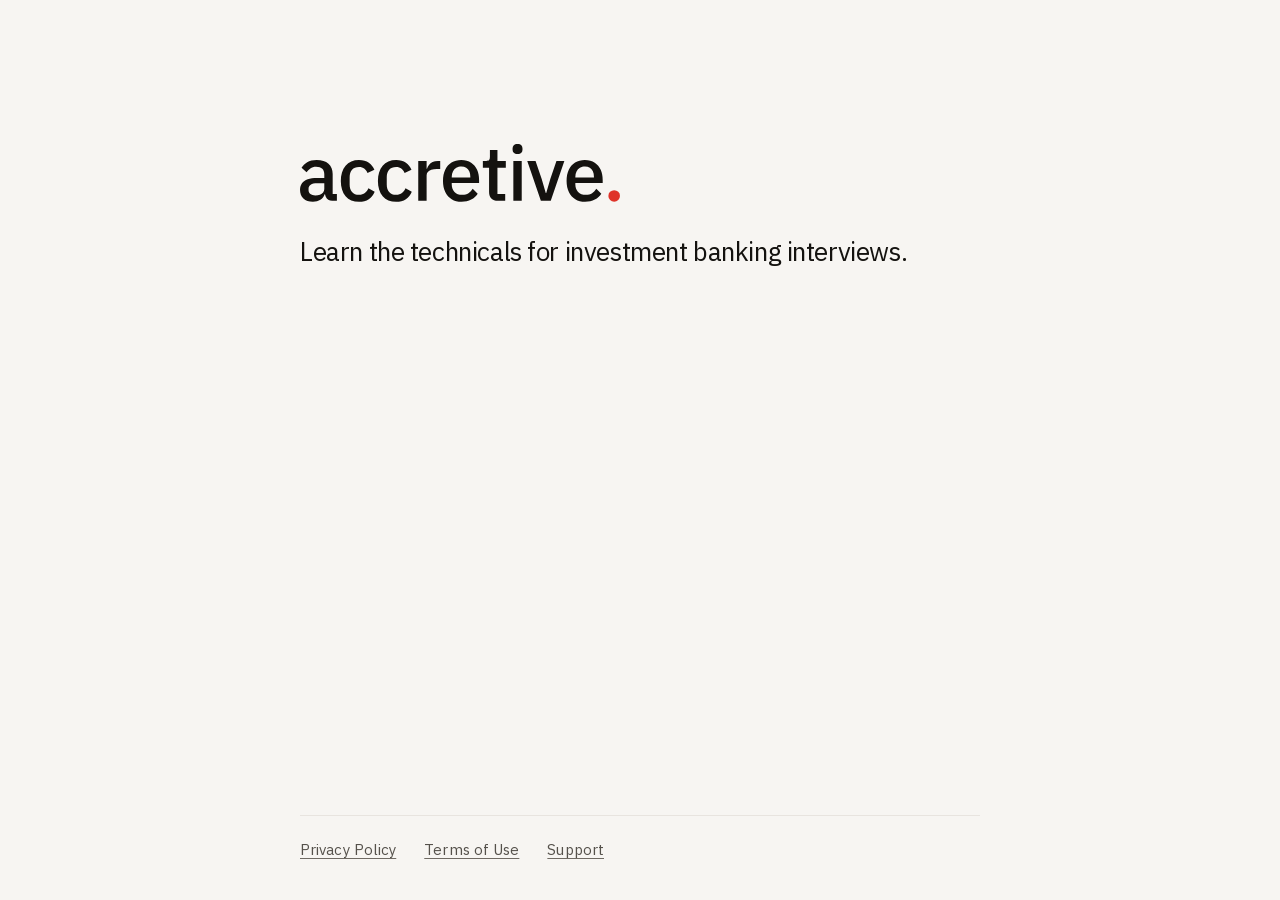
<file: index.html>
<!doctype html>
<html lang="en">
<head>
  <meta charset="utf-8">
  <meta name="viewport" content="width=device-width, initial-scale=1">
  <title>Accretive: Learn the technicals for investment banking interviews</title>
  <meta name="description" content="Learn the technicals for investment banking interviews.">
  <meta name="color-scheme" content="light dark">
  <meta name="theme-color" content="#F7F5F2" media="(prefers-color-scheme: light)">
  <meta name="theme-color" content="#121110" media="(prefers-color-scheme: dark)">
  <link rel="preload" href="/fonts/AppSans-Regular.ttf" as="font" type="font/ttf" crossorigin>
  <link rel="stylesheet" href="/style.css">
  <link rel="icon" type="image/png" sizes="32x32" href="/favicon-32.png">
  <link rel="icon" type="image/png" sizes="180x180" href="/favicon-180.png">
  <link rel="apple-touch-icon" href="/apple-touch-icon.png">
</head>
<body>
<div class="page">
  <main class="home">
    <h1 class="wordmark"><svg role="img" aria-label="Accretive" viewBox="185 152.7 1631.3 294.6"><g transform="translate(-75.764697 62.313744)"><path fill="currentColor" d="M448.765,380.27L424.873,380.27C417.04,380.27 410.316,378.507 404.702,374.982C399.088,371.457 394.845,366.431 391.973,359.903C389.101,353.375 387.665,345.672 387.665,336.795L387.665,333.27L399.806,346.195L386.098,346.195C382.181,358.728 375.001,368.324 364.556,374.982C354.112,381.64 341.448,384.97 326.565,384.97C305.676,384.97 289.487,379.486 277.998,368.52C266.509,357.553 260.765,342.8 260.765,324.261C260.765,310.683 264.094,299.39 270.752,290.382C277.411,281.374 287.137,274.585 299.931,270.015C312.726,265.446 328.654,263.161 347.715,263.161L384.531,263.161L384.531,245.928C384.531,233.656 381.137,224.06 374.348,217.14C367.559,210.221 356.984,206.761 342.623,206.761C330.873,206.761 321.147,209.438 313.444,214.79C305.741,220.143 299.279,226.736 294.056,234.57L268.598,211.461C275.387,199.972 284.983,190.507 297.386,183.065C309.788,175.624 325.781,171.903 345.365,171.903C371.476,171.903 391.647,178.104 405.877,190.507C420.108,202.91 427.223,220.47 427.223,243.186L427.223,345.411L448.765,345.411L448.765,380.27ZM384.531,290.578L348.498,290.578C333.615,290.578 322.517,292.928 315.206,297.628C307.895,302.328 304.24,309.117 304.24,317.995L304.24,325.045C304.24,333.922 307.373,340.711 313.64,345.411C319.906,350.111 328.262,352.461 338.706,352.461C347.584,352.461 355.417,351.156 362.206,348.545C368.995,345.933 374.413,342.147 378.461,337.186C382.508,332.225 384.531,326.481 384.531,319.953L384.531,290.578ZM561.565,384.97C532.059,384.97 509.212,375.374 493.023,356.182C476.834,336.99 468.74,311.075 468.74,278.436C468.74,245.797 476.834,219.882 493.023,200.69C509.212,181.499 532.059,171.903 561.565,171.903C581.931,171.903 598.642,176.472 611.698,185.611C624.754,194.75 634.154,206.892 639.898,222.036L604.648,238.486C601.776,229.086 596.684,221.579 589.373,215.965C582.062,210.352 572.792,207.545 561.565,207.545C545.898,207.545 534.017,212.44 525.923,222.232C517.829,232.024 513.781,244.753 513.781,260.42L513.781,296.453C513.781,312.12 517.829,324.914 525.923,334.836C534.017,344.758 545.898,349.72 561.565,349.72C573.837,349.72 583.759,346.652 591.331,340.515C598.904,334.379 604.909,326.22 609.348,316.036L641.465,333.27C634.937,349.981 624.884,362.775 611.306,371.653C597.729,380.531 581.148,384.97 561.565,384.97ZM750.74,384.97C721.234,384.97 698.387,375.374 682.198,356.182C666.009,336.99 657.915,311.075 657.915,278.436C657.915,245.797 666.009,219.882 682.198,200.69C698.387,181.499 721.234,171.903 750.74,171.903C771.106,171.903 787.817,176.472 800.873,185.611C813.929,194.75 823.329,206.892 829.073,222.036L793.823,238.486C790.951,229.086 785.859,221.579 778.548,215.965C771.237,210.352 761.967,207.545 750.74,207.545C735.073,207.545 723.192,212.44 715.098,222.232C707.004,232.024 702.956,244.753 702.956,260.42L702.956,296.453C702.956,312.12 707.004,324.914 715.098,334.836C723.192,344.758 735.073,349.72 750.74,349.72C763.012,349.72 772.934,346.652 780.506,340.515C788.079,334.379 794.084,326.22 798.523,316.036L830.64,333.27C824.112,349.981 814.059,362.775 800.481,371.653C786.904,380.531 770.323,384.97 750.74,384.97ZM906.231,380.27L863.54,380.27L863.54,176.603L906.231,176.603L906.231,216.945L908.19,216.945C910.279,210.156 913.608,203.693 918.177,197.557C922.747,191.421 928.817,186.395 936.39,182.478C943.962,178.561 953.231,176.603 964.198,176.603L975.556,176.603L975.556,217.728L958.715,217.728C947.487,217.728 937.956,219.033 930.123,221.645C922.29,224.256 916.349,227.911 912.302,232.611C908.255,237.311 906.231,243.186 906.231,250.236L906.231,380.27ZM1084.048,384.97C1064.726,384.97 1048.015,380.596 1033.915,371.849C1019.815,363.102 1008.913,350.764 1001.211,334.836C993.508,318.908 989.656,300.108 989.656,278.436C989.656,256.764 993.442,238.029 1001.015,222.232C1008.587,206.435 1019.292,194.097 1033.131,185.22C1046.97,176.342 1063.551,171.903 1082.873,171.903C1102.979,171.903 1119.755,176.407 1133.202,185.415C1146.649,194.424 1156.767,206.631 1163.556,222.036C1170.345,237.442 1173.74,254.545 1173.74,273.345L1173.74,289.403L1034.306,289.403L1034.306,296.061C1034.306,311.728 1038.941,324.588 1048.211,334.64C1057.48,344.693 1070.731,349.72 1087.965,349.72C1100.498,349.72 1111.073,346.978 1119.69,341.495C1128.306,336.011 1135.487,328.57 1141.231,319.17L1166.69,343.845C1158.856,356.117 1147.824,366.039 1133.594,373.611C1119.363,381.183 1102.848,384.97 1084.048,384.97ZM1083.656,205.195C1073.734,205.195 1065.052,207.479 1057.611,212.049C1050.169,216.618 1044.424,222.885 1040.377,230.849C1036.33,238.813 1034.306,248.017 1034.306,258.461L1034.306,261.203L1129.09,261.203L1129.09,257.286C1129.09,246.842 1127.262,237.703 1123.606,229.87C1119.951,222.036 1114.729,215.965 1107.94,211.657C1101.151,207.349 1093.056,205.195 1083.656,205.195ZM1306.906,380.27L1269.698,380.27C1255.076,380.27 1243.913,376.288 1236.211,368.324C1228.508,360.36 1224.656,349.458 1224.656,335.62L1224.656,211.461L1192.931,211.461L1192.931,176.603L1210.165,176.603C1217.215,176.603 1222.111,175.036 1224.852,171.903C1227.594,168.77 1228.965,163.678 1228.965,156.628L1228.965,120.986L1267.348,120.986L1267.348,176.603L1310.04,176.603L1310.04,211.461L1267.348,211.461L1267.348,345.411L1306.906,345.411L1306.906,380.27ZM1369.965,141.745C1361.087,141.745 1354.624,139.656 1350.577,135.478C1346.53,131.3 1344.506,125.947 1344.506,119.42L1344.506,112.761C1344.506,106.233 1346.53,100.881 1350.577,96.703C1354.624,92.525 1361.087,90.436 1369.965,90.436C1378.842,90.436 1385.24,92.525 1389.156,96.703C1393.073,100.881 1395.031,106.233 1395.031,112.761L1395.031,119.42C1395.031,125.947 1393.073,131.3 1389.156,135.478C1385.24,139.656 1378.842,141.745 1369.965,141.745ZM1348.423,380.27L1348.423,176.603L1391.115,176.603L1391.115,380.27L1348.423,380.27ZM1539.165,380.27L1488.64,380.27L1419.315,176.603L1461.615,176.603L1492.948,269.428L1513.706,340.711L1516.056,340.711L1536.815,269.428L1568.148,176.603L1608.49,176.603L1539.165,380.27ZM1714.24,384.97C1694.917,384.97 1678.206,380.596 1664.106,371.849C1650.006,363.102 1639.105,350.764 1631.402,334.836C1623.699,318.908 1619.848,300.108 1619.848,278.436C1619.848,256.764 1623.634,238.029 1631.206,222.232C1638.779,206.435 1649.484,194.097 1663.323,185.22C1677.162,176.342 1693.742,171.903 1713.065,171.903C1733.17,171.903 1749.947,176.407 1763.394,185.415C1776.841,194.424 1786.959,206.631 1793.748,222.036C1800.537,237.442 1803.931,254.545 1803.931,273.345L1803.931,289.403L1664.498,289.403L1664.498,296.061C1664.498,311.728 1669.133,324.588 1678.402,334.64C1687.672,344.693 1700.923,349.72 1718.156,349.72C1730.69,349.72 1741.265,346.978 1749.881,341.495C1758.498,336.011 1765.679,328.57 1771.423,319.17L1796.881,343.845C1789.048,356.117 1778.016,366.039 1763.786,373.611C1749.555,381.183 1733.04,384.97 1714.24,384.97ZM1713.848,205.195C1703.926,205.195 1695.244,207.479 1687.802,212.049C1680.361,216.618 1674.616,222.885 1670.569,230.849C1666.522,238.813 1664.498,248.017 1664.498,258.461L1664.498,261.203L1759.281,261.203L1759.281,257.286C1759.281,246.842 1757.454,237.703 1753.798,229.87C1750.142,222.036 1744.92,215.965 1738.131,211.657C1731.342,207.349 1723.248,205.195 1713.848,205.195Z"/><ellipse class="stop" transform="matrix(0.741934 0 0 0.753526 478.158251 -229.477271)" cx="1865.809" cy="776.103" rx="39.828" ry="39.216"/></g></svg></h1>
    <p class="lede">Learn the technicals for investment banking interviews.</p>
    <!-- TODO vid lansering: Apples officiella Download on the App Store-märke, länk https://apps.apple.com/app/id6837736333 -->
  </main>
  <footer class="site-footer">
    <nav aria-label="Privacy, terms and support">
      <ul>
        <li><a href="/privacy/">Privacy Policy</a></li>
        <li><a href="/terms/">Terms of Use</a></li>
        <li><a href="/support/">Support</a></li>
      </ul>
    </nav>
  </footer>
</div>
</body>
</html>
</file>
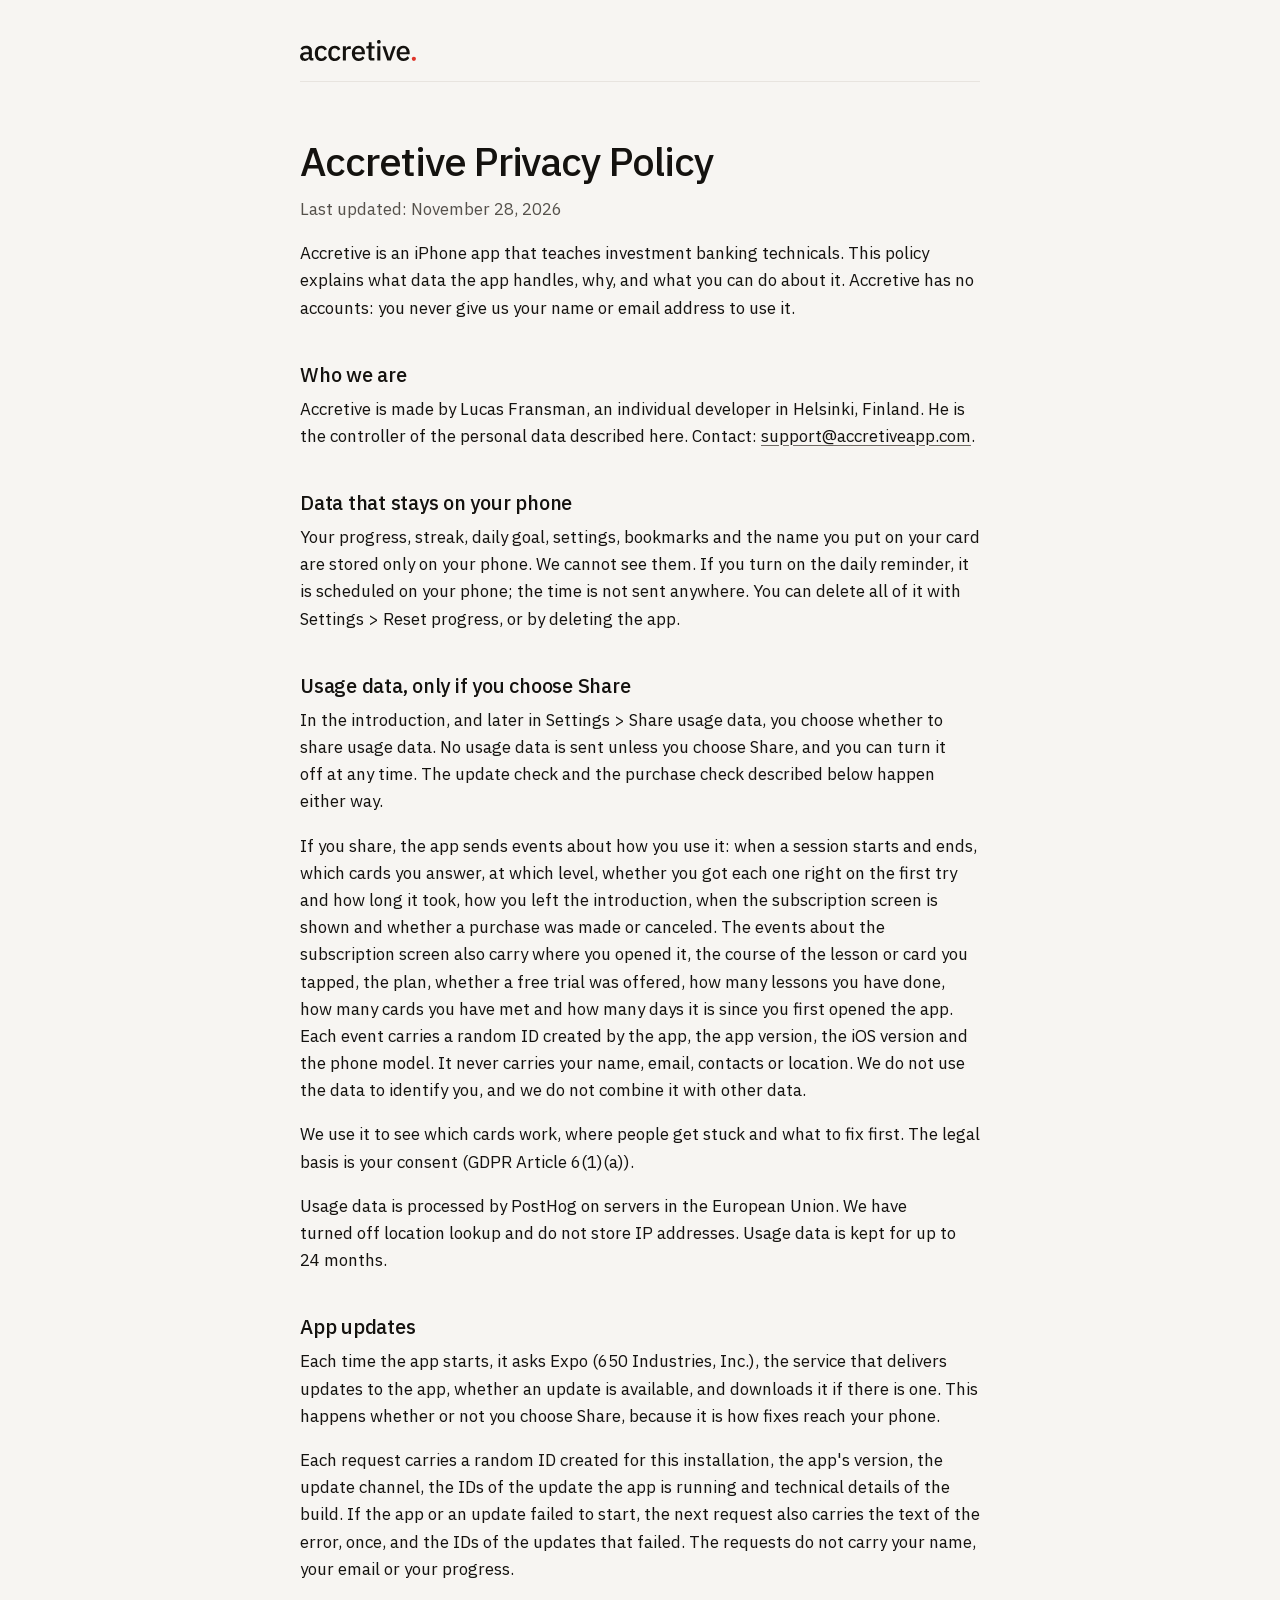
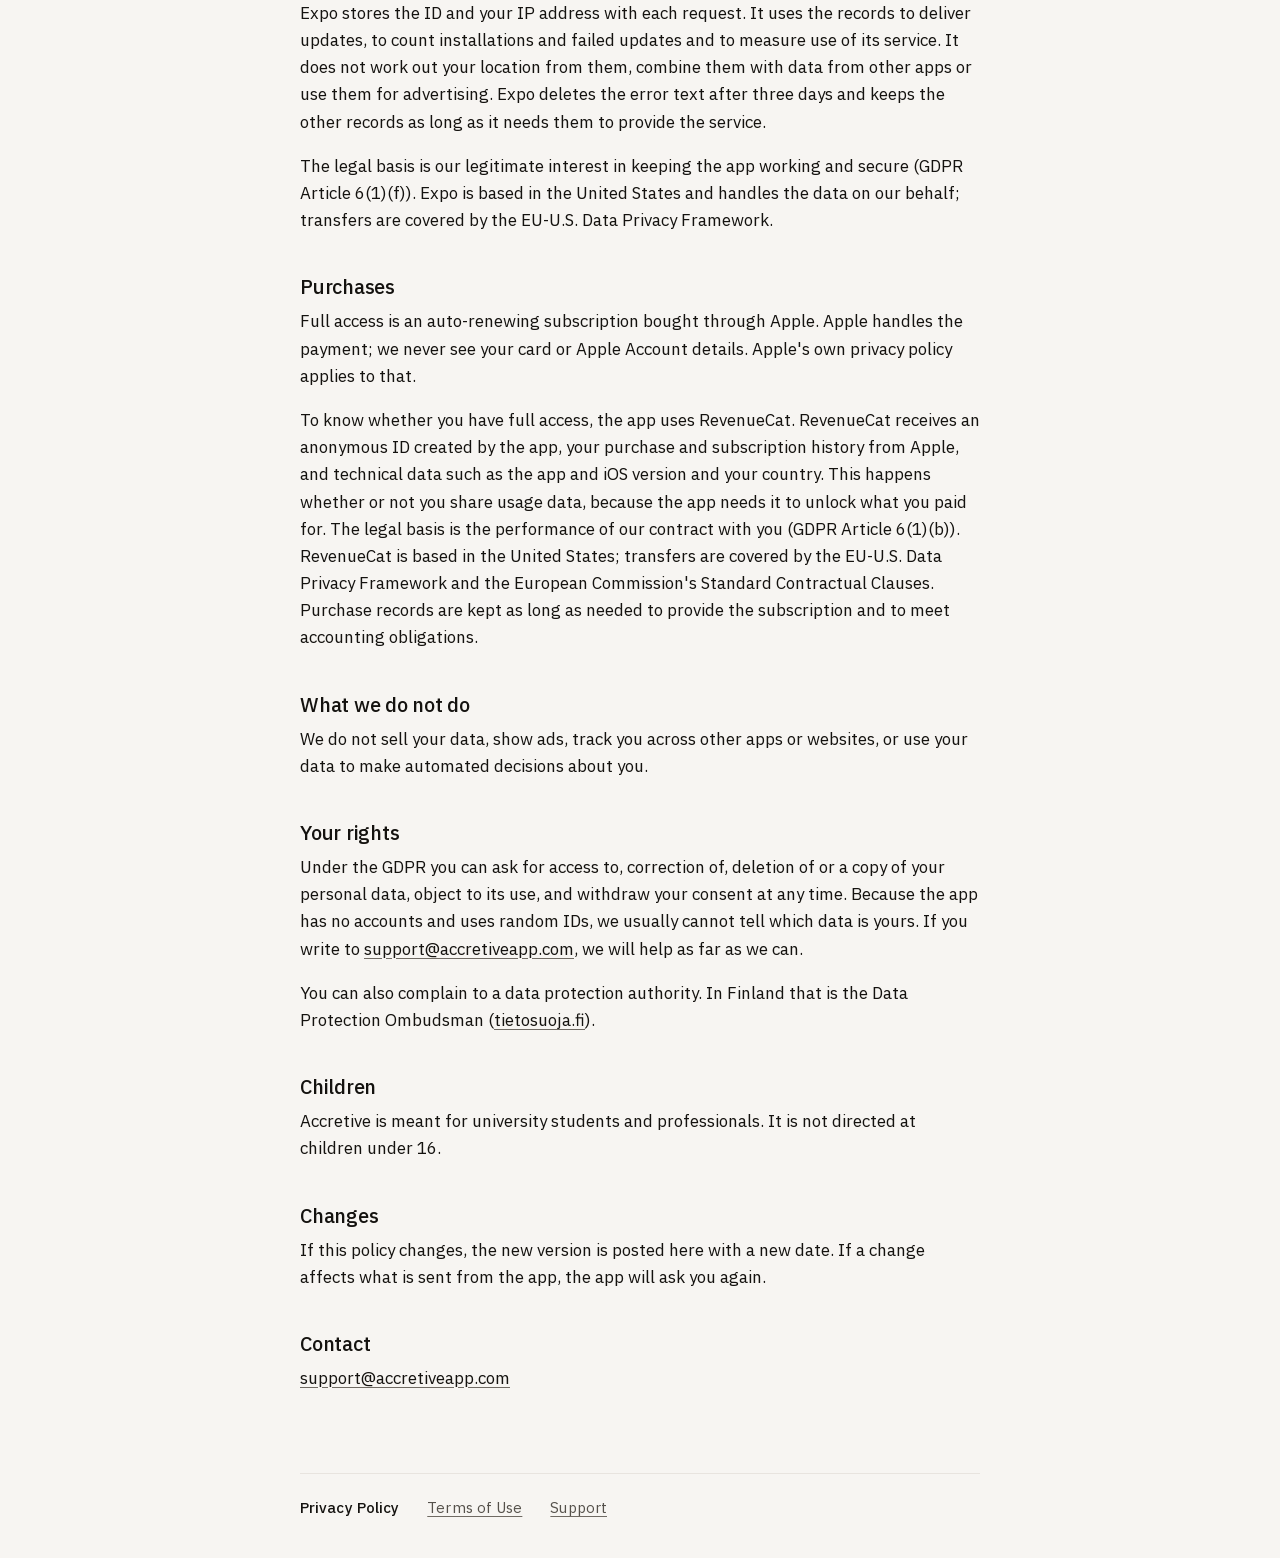
<file: privacy/index.html>
<!doctype html>
<html lang="en">
<head>
  <meta charset="utf-8">
  <meta name="viewport" content="width=device-width, initial-scale=1">
  <title>Accretive Privacy Policy</title>
  <meta name="description" content="Accretive is an iPhone app that teaches investment banking technicals. This policy explains what data the app handles, why, and what you can do about it.">
  <meta name="color-scheme" content="light dark">
  <meta name="theme-color" content="#F7F5F2" media="(prefers-color-scheme: light)">
  <meta name="theme-color" content="#121110" media="(prefers-color-scheme: dark)">
  <link rel="preload" href="/fonts/AppSans-Regular.ttf" as="font" type="font/ttf" crossorigin>
  <link rel="preload" href="/fonts/AppSans-Medium.ttf" as="font" type="font/ttf" crossorigin>
  <link rel="stylesheet" href="/style.css">
  <link rel="icon" type="image/png" sizes="32x32" href="/favicon-32.png">
  <link rel="icon" type="image/png" sizes="180x180" href="/favicon-180.png">
  <link rel="apple-touch-icon" href="/apple-touch-icon.png">
</head>
<body>
<div class="page">
  <header class="site-header">
    <a class="wordmark" href="/" aria-label="Accretive, home page"><svg aria-hidden="true" viewBox="185 152.7 1631.3 294.6"><g transform="translate(-75.764697 62.313744)"><path fill="currentColor" d="M448.765,380.27L424.873,380.27C417.04,380.27 410.316,378.507 404.702,374.982C399.088,371.457 394.845,366.431 391.973,359.903C389.101,353.375 387.665,345.672 387.665,336.795L387.665,333.27L399.806,346.195L386.098,346.195C382.181,358.728 375.001,368.324 364.556,374.982C354.112,381.64 341.448,384.97 326.565,384.97C305.676,384.97 289.487,379.486 277.998,368.52C266.509,357.553 260.765,342.8 260.765,324.261C260.765,310.683 264.094,299.39 270.752,290.382C277.411,281.374 287.137,274.585 299.931,270.015C312.726,265.446 328.654,263.161 347.715,263.161L384.531,263.161L384.531,245.928C384.531,233.656 381.137,224.06 374.348,217.14C367.559,210.221 356.984,206.761 342.623,206.761C330.873,206.761 321.147,209.438 313.444,214.79C305.741,220.143 299.279,226.736 294.056,234.57L268.598,211.461C275.387,199.972 284.983,190.507 297.386,183.065C309.788,175.624 325.781,171.903 345.365,171.903C371.476,171.903 391.647,178.104 405.877,190.507C420.108,202.91 427.223,220.47 427.223,243.186L427.223,345.411L448.765,345.411L448.765,380.27ZM384.531,290.578L348.498,290.578C333.615,290.578 322.517,292.928 315.206,297.628C307.895,302.328 304.24,309.117 304.24,317.995L304.24,325.045C304.24,333.922 307.373,340.711 313.64,345.411C319.906,350.111 328.262,352.461 338.706,352.461C347.584,352.461 355.417,351.156 362.206,348.545C368.995,345.933 374.413,342.147 378.461,337.186C382.508,332.225 384.531,326.481 384.531,319.953L384.531,290.578ZM561.565,384.97C532.059,384.97 509.212,375.374 493.023,356.182C476.834,336.99 468.74,311.075 468.74,278.436C468.74,245.797 476.834,219.882 493.023,200.69C509.212,181.499 532.059,171.903 561.565,171.903C581.931,171.903 598.642,176.472 611.698,185.611C624.754,194.75 634.154,206.892 639.898,222.036L604.648,238.486C601.776,229.086 596.684,221.579 589.373,215.965C582.062,210.352 572.792,207.545 561.565,207.545C545.898,207.545 534.017,212.44 525.923,222.232C517.829,232.024 513.781,244.753 513.781,260.42L513.781,296.453C513.781,312.12 517.829,324.914 525.923,334.836C534.017,344.758 545.898,349.72 561.565,349.72C573.837,349.72 583.759,346.652 591.331,340.515C598.904,334.379 604.909,326.22 609.348,316.036L641.465,333.27C634.937,349.981 624.884,362.775 611.306,371.653C597.729,380.531 581.148,384.97 561.565,384.97ZM750.74,384.97C721.234,384.97 698.387,375.374 682.198,356.182C666.009,336.99 657.915,311.075 657.915,278.436C657.915,245.797 666.009,219.882 682.198,200.69C698.387,181.499 721.234,171.903 750.74,171.903C771.106,171.903 787.817,176.472 800.873,185.611C813.929,194.75 823.329,206.892 829.073,222.036L793.823,238.486C790.951,229.086 785.859,221.579 778.548,215.965C771.237,210.352 761.967,207.545 750.74,207.545C735.073,207.545 723.192,212.44 715.098,222.232C707.004,232.024 702.956,244.753 702.956,260.42L702.956,296.453C702.956,312.12 707.004,324.914 715.098,334.836C723.192,344.758 735.073,349.72 750.74,349.72C763.012,349.72 772.934,346.652 780.506,340.515C788.079,334.379 794.084,326.22 798.523,316.036L830.64,333.27C824.112,349.981 814.059,362.775 800.481,371.653C786.904,380.531 770.323,384.97 750.74,384.97ZM906.231,380.27L863.54,380.27L863.54,176.603L906.231,176.603L906.231,216.945L908.19,216.945C910.279,210.156 913.608,203.693 918.177,197.557C922.747,191.421 928.817,186.395 936.39,182.478C943.962,178.561 953.231,176.603 964.198,176.603L975.556,176.603L975.556,217.728L958.715,217.728C947.487,217.728 937.956,219.033 930.123,221.645C922.29,224.256 916.349,227.911 912.302,232.611C908.255,237.311 906.231,243.186 906.231,250.236L906.231,380.27ZM1084.048,384.97C1064.726,384.97 1048.015,380.596 1033.915,371.849C1019.815,363.102 1008.913,350.764 1001.211,334.836C993.508,318.908 989.656,300.108 989.656,278.436C989.656,256.764 993.442,238.029 1001.015,222.232C1008.587,206.435 1019.292,194.097 1033.131,185.22C1046.97,176.342 1063.551,171.903 1082.873,171.903C1102.979,171.903 1119.755,176.407 1133.202,185.415C1146.649,194.424 1156.767,206.631 1163.556,222.036C1170.345,237.442 1173.74,254.545 1173.74,273.345L1173.74,289.403L1034.306,289.403L1034.306,296.061C1034.306,311.728 1038.941,324.588 1048.211,334.64C1057.48,344.693 1070.731,349.72 1087.965,349.72C1100.498,349.72 1111.073,346.978 1119.69,341.495C1128.306,336.011 1135.487,328.57 1141.231,319.17L1166.69,343.845C1158.856,356.117 1147.824,366.039 1133.594,373.611C1119.363,381.183 1102.848,384.97 1084.048,384.97ZM1083.656,205.195C1073.734,205.195 1065.052,207.479 1057.611,212.049C1050.169,216.618 1044.424,222.885 1040.377,230.849C1036.33,238.813 1034.306,248.017 1034.306,258.461L1034.306,261.203L1129.09,261.203L1129.09,257.286C1129.09,246.842 1127.262,237.703 1123.606,229.87C1119.951,222.036 1114.729,215.965 1107.94,211.657C1101.151,207.349 1093.056,205.195 1083.656,205.195ZM1306.906,380.27L1269.698,380.27C1255.076,380.27 1243.913,376.288 1236.211,368.324C1228.508,360.36 1224.656,349.458 1224.656,335.62L1224.656,211.461L1192.931,211.461L1192.931,176.603L1210.165,176.603C1217.215,176.603 1222.111,175.036 1224.852,171.903C1227.594,168.77 1228.965,163.678 1228.965,156.628L1228.965,120.986L1267.348,120.986L1267.348,176.603L1310.04,176.603L1310.04,211.461L1267.348,211.461L1267.348,345.411L1306.906,345.411L1306.906,380.27ZM1369.965,141.745C1361.087,141.745 1354.624,139.656 1350.577,135.478C1346.53,131.3 1344.506,125.947 1344.506,119.42L1344.506,112.761C1344.506,106.233 1346.53,100.881 1350.577,96.703C1354.624,92.525 1361.087,90.436 1369.965,90.436C1378.842,90.436 1385.24,92.525 1389.156,96.703C1393.073,100.881 1395.031,106.233 1395.031,112.761L1395.031,119.42C1395.031,125.947 1393.073,131.3 1389.156,135.478C1385.24,139.656 1378.842,141.745 1369.965,141.745ZM1348.423,380.27L1348.423,176.603L1391.115,176.603L1391.115,380.27L1348.423,380.27ZM1539.165,380.27L1488.64,380.27L1419.315,176.603L1461.615,176.603L1492.948,269.428L1513.706,340.711L1516.056,340.711L1536.815,269.428L1568.148,176.603L1608.49,176.603L1539.165,380.27ZM1714.24,384.97C1694.917,384.97 1678.206,380.596 1664.106,371.849C1650.006,363.102 1639.105,350.764 1631.402,334.836C1623.699,318.908 1619.848,300.108 1619.848,278.436C1619.848,256.764 1623.634,238.029 1631.206,222.232C1638.779,206.435 1649.484,194.097 1663.323,185.22C1677.162,176.342 1693.742,171.903 1713.065,171.903C1733.17,171.903 1749.947,176.407 1763.394,185.415C1776.841,194.424 1786.959,206.631 1793.748,222.036C1800.537,237.442 1803.931,254.545 1803.931,273.345L1803.931,289.403L1664.498,289.403L1664.498,296.061C1664.498,311.728 1669.133,324.588 1678.402,334.64C1687.672,344.693 1700.923,349.72 1718.156,349.72C1730.69,349.72 1741.265,346.978 1749.881,341.495C1758.498,336.011 1765.679,328.57 1771.423,319.17L1796.881,343.845C1789.048,356.117 1778.016,366.039 1763.786,373.611C1749.555,381.183 1733.04,384.97 1714.24,384.97ZM1713.848,205.195C1703.926,205.195 1695.244,207.479 1687.802,212.049C1680.361,216.618 1674.616,222.885 1670.569,230.849C1666.522,238.813 1664.498,248.017 1664.498,258.461L1664.498,261.203L1759.281,261.203L1759.281,257.286C1759.281,246.842 1757.454,237.703 1753.798,229.87C1750.142,222.036 1744.92,215.965 1738.131,211.657C1731.342,207.349 1723.248,205.195 1713.848,205.195Z"/><ellipse class="stop" transform="matrix(0.741934 0 0 0.753526 478.158251 -229.477271)" cx="1865.809" cy="776.103" rx="39.828" ry="39.216"/></g></svg></a>
  </header>
  <main>
    <h1>Accretive Privacy Policy</h1>
    <p class="meta">Last updated: November 28, 2026</p>
    <p>Accretive is an iPhone app that teaches investment banking technicals. This policy explains what data the app handles, why, and what you can do about it. Accretive has no accounts: you never give us your name or email address to use it.</p>
    <h2>Who we are</h2>
    <p>Accretive is made by Lucas Fransman, an individual developer in Helsinki, Finland. He is the controller of the personal data described here. Contact: <a href="mailto:support@accretiveapp.com">support@accretiveapp.com</a>.</p>
    <h2>Data that stays on your phone</h2>
    <p>Your progress, streak, daily goal, settings, bookmarks and the name you put on your card are stored only on your phone. We cannot see them. If you turn on the daily reminder, it is scheduled on your phone; the time is not sent anywhere. You can delete all of it with Settings &gt; Reset progress, or by deleting the app.</p>
    <h2>Usage data, only if you choose Share</h2>
    <p>In the introduction, and later in Settings &gt; Share usage data, you choose whether to share usage data. No usage data is sent unless you choose Share, and you can turn it off at any time. The update check and the purchase check described below happen either way.</p>
    <p>If you share, the app sends events about how you use it: when a session starts and ends, which cards you answer, at which level, whether you got each one right on the first try and how long it took, how you left the introduction, when the subscription screen is shown and whether a purchase was made or canceled. The events about the subscription screen also carry where you opened it, the course of the lesson or card you tapped, the plan, whether a free trial was offered, how many lessons you have done, how many cards you have met and how many days it is since you first opened the app. Each event carries a random ID created by the app, the app version, the iOS version and the phone model. It never carries your name, email, contacts or location. We do not use the data to identify you, and we do not combine it with other data.</p>
    <p>We use it to see which cards work, where people get stuck and what to fix first. The legal basis is your consent (GDPR Article 6(1)(a)).</p>
    <p>Usage data is processed by PostHog on servers in the European Union. We have turned off location lookup and do not store IP addresses. Usage data is kept for up to 24 months.</p>
    <h2>App updates</h2>
    <p>Each time the app starts, it asks Expo (650 Industries, Inc.), the service that delivers updates to the app, whether an update is available, and downloads it if there is one. This happens whether or not you choose Share, because it is how fixes reach your phone.</p>
    <p>Each request carries a random ID created for this installation, the app's version, the update channel, the IDs of the update the app is running and technical details of the build. If the app or an update failed to start, the next request also carries the text of the error, once, and the IDs of the updates that failed. The requests do not carry your name, your email or your progress.</p>
    <p>Expo stores the ID and your IP address with each request. It uses the records to deliver updates, to count installations and failed updates and to measure use of its service. It does not work out your location from them, combine them with data from other apps or use them for advertising. Expo deletes the error text after three days and keeps the other records as long as it needs them to provide the service.</p>
    <p>The legal basis is our legitimate interest in keeping the app working and secure (GDPR Article 6(1)(f)). Expo is based in the United States and handles the data on our behalf; transfers are covered by the EU-U.S. Data Privacy Framework.</p>
    <h2>Purchases</h2>
    <p>Full access is an auto-renewing subscription bought through Apple. Apple handles the payment; we never see your card or Apple Account details. Apple's own privacy policy applies to that.</p>
    <p>To know whether you have full access, the app uses RevenueCat. RevenueCat receives an anonymous ID created by the app, your purchase and subscription history from Apple, and technical data such as the app and iOS version and your country. This happens whether or not you share usage data, because the app needs it to unlock what you paid for. The legal basis is the performance of our contract with you (GDPR Article 6(1)(b)). RevenueCat is based in the United States; transfers are covered by the EU-U.S. Data Privacy Framework and the European Commission's Standard Contractual Clauses. Purchase records are kept as long as needed to provide the subscription and to meet accounting obligations.</p>
    <h2>What we do not do</h2>
    <p>We do not sell your data, show ads, track you across other apps or websites, or use your data to make automated decisions about you.</p>
    <h2>Your rights</h2>
    <p>Under the GDPR you can ask for access to, correction of, deletion of or a copy of your personal data, object to its use, and withdraw your consent at any time. Because the app has no accounts and uses random IDs, we usually cannot tell which data is yours. If you write to <a href="mailto:support@accretiveapp.com">support@accretiveapp.com</a>, we will help as far as we can.</p>
    <p>You can also complain to a data protection authority. In Finland that is the Data Protection Ombudsman (<a href="https://tietosuoja.fi">tietosuoja.fi</a>).</p>
    <h2>Children</h2>
    <p>Accretive is meant for university students and professionals. It is not directed at children under 16.</p>
    <h2>Changes</h2>
    <p>If this policy changes, the new version is posted here with a new date. If a change affects what is sent from the app, the app will ask you again.</p>
    <h2>Contact</h2>
    <p><a href="mailto:support@accretiveapp.com">support@accretiveapp.com</a></p>
  </main>
  <footer class="site-footer">
    <nav aria-label="Privacy, terms and support">
      <ul>
        <li><a href="/privacy/" aria-current="page">Privacy Policy</a></li>
        <li><a href="/terms/">Terms of Use</a></li>
        <li><a href="/support/">Support</a></li>
      </ul>
    </nav>
  </footer>
</div>
</body>
</html>
</file>
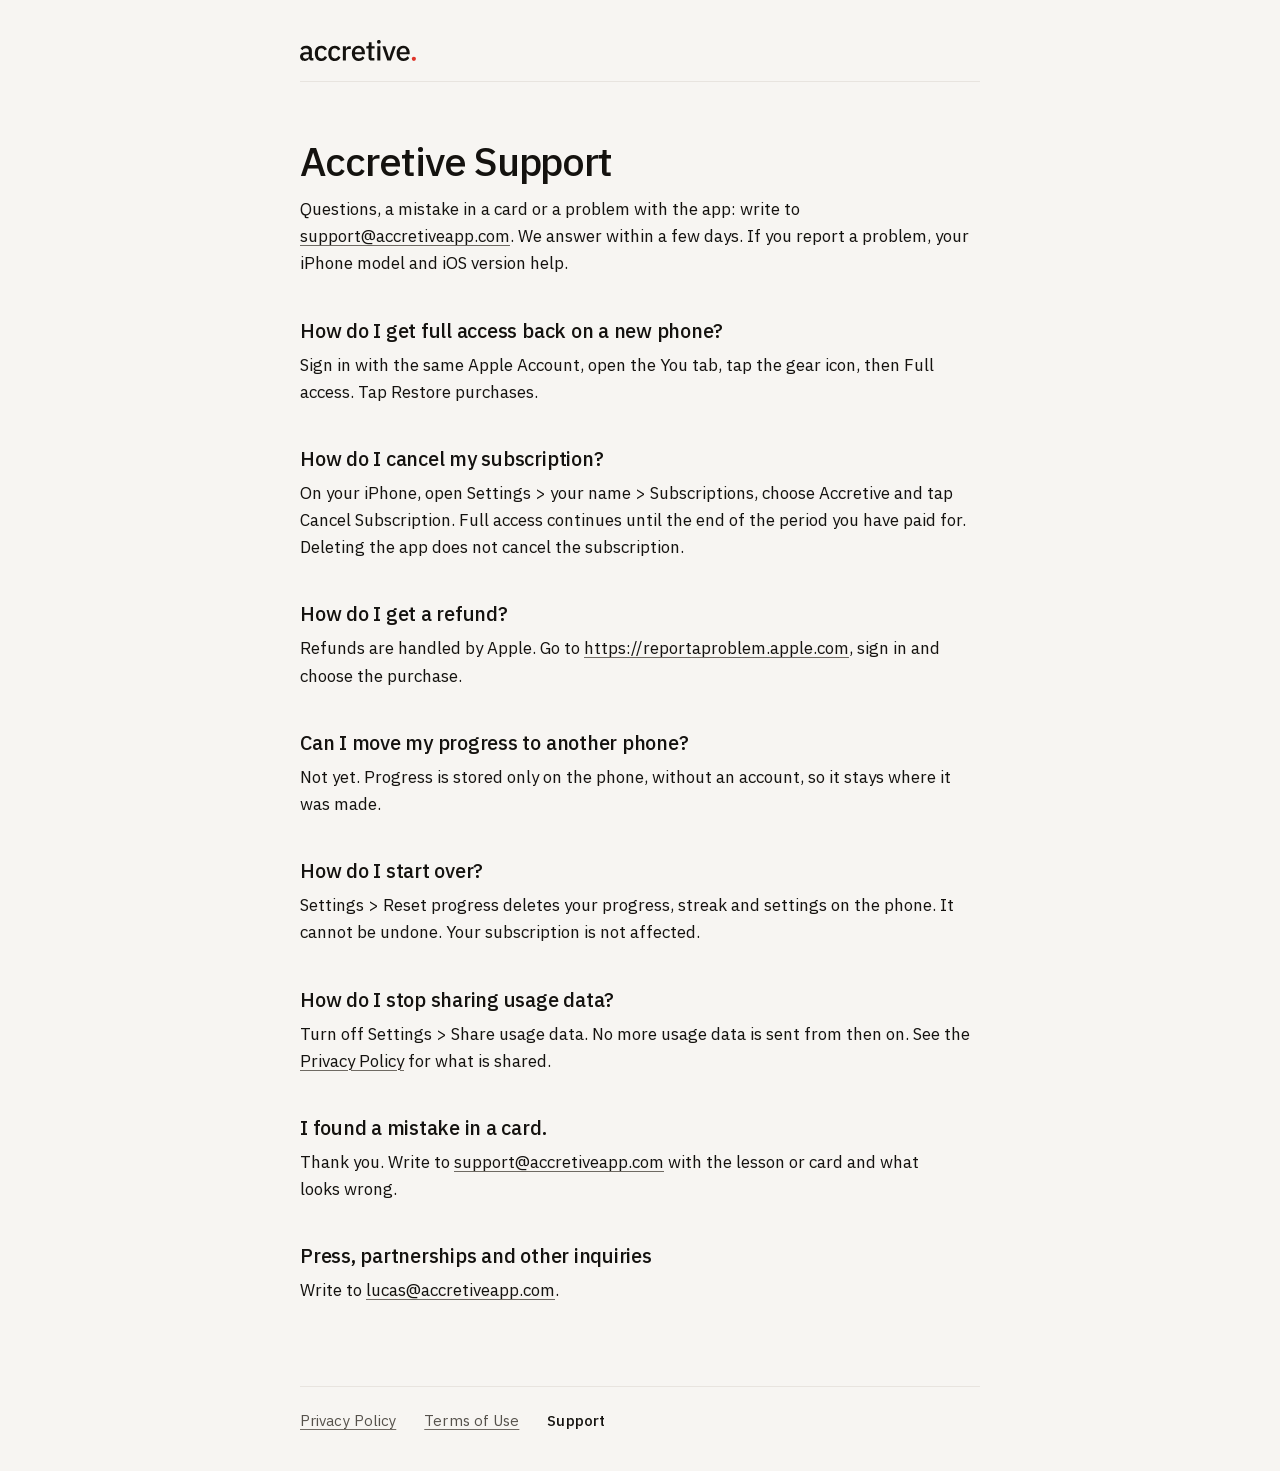
<file: support/index.html>
<!doctype html>
<html lang="en">
<head>
  <meta charset="utf-8">
  <meta name="viewport" content="width=device-width, initial-scale=1">
  <title>Accretive Support</title>
  <meta name="description" content="Questions, a mistake in a card or a problem with the app: write to support@accretiveapp.com. We answer within a few days.">
  <meta name="color-scheme" content="light dark">
  <meta name="theme-color" content="#F7F5F2" media="(prefers-color-scheme: light)">
  <meta name="theme-color" content="#121110" media="(prefers-color-scheme: dark)">
  <link rel="preload" href="/fonts/AppSans-Regular.ttf" as="font" type="font/ttf" crossorigin>
  <link rel="preload" href="/fonts/AppSans-Medium.ttf" as="font" type="font/ttf" crossorigin>
  <link rel="stylesheet" href="/style.css">
  <link rel="icon" type="image/png" sizes="32x32" href="/favicon-32.png">
  <link rel="icon" type="image/png" sizes="180x180" href="/favicon-180.png">
  <link rel="apple-touch-icon" href="/apple-touch-icon.png">
</head>
<body>
<div class="page">
  <header class="site-header">
    <a class="wordmark" href="/" aria-label="Accretive, home page"><svg aria-hidden="true" viewBox="185 152.7 1631.3 294.6"><g transform="translate(-75.764697 62.313744)"><path fill="currentColor" d="M448.765,380.27L424.873,380.27C417.04,380.27 410.316,378.507 404.702,374.982C399.088,371.457 394.845,366.431 391.973,359.903C389.101,353.375 387.665,345.672 387.665,336.795L387.665,333.27L399.806,346.195L386.098,346.195C382.181,358.728 375.001,368.324 364.556,374.982C354.112,381.64 341.448,384.97 326.565,384.97C305.676,384.97 289.487,379.486 277.998,368.52C266.509,357.553 260.765,342.8 260.765,324.261C260.765,310.683 264.094,299.39 270.752,290.382C277.411,281.374 287.137,274.585 299.931,270.015C312.726,265.446 328.654,263.161 347.715,263.161L384.531,263.161L384.531,245.928C384.531,233.656 381.137,224.06 374.348,217.14C367.559,210.221 356.984,206.761 342.623,206.761C330.873,206.761 321.147,209.438 313.444,214.79C305.741,220.143 299.279,226.736 294.056,234.57L268.598,211.461C275.387,199.972 284.983,190.507 297.386,183.065C309.788,175.624 325.781,171.903 345.365,171.903C371.476,171.903 391.647,178.104 405.877,190.507C420.108,202.91 427.223,220.47 427.223,243.186L427.223,345.411L448.765,345.411L448.765,380.27ZM384.531,290.578L348.498,290.578C333.615,290.578 322.517,292.928 315.206,297.628C307.895,302.328 304.24,309.117 304.24,317.995L304.24,325.045C304.24,333.922 307.373,340.711 313.64,345.411C319.906,350.111 328.262,352.461 338.706,352.461C347.584,352.461 355.417,351.156 362.206,348.545C368.995,345.933 374.413,342.147 378.461,337.186C382.508,332.225 384.531,326.481 384.531,319.953L384.531,290.578ZM561.565,384.97C532.059,384.97 509.212,375.374 493.023,356.182C476.834,336.99 468.74,311.075 468.74,278.436C468.74,245.797 476.834,219.882 493.023,200.69C509.212,181.499 532.059,171.903 561.565,171.903C581.931,171.903 598.642,176.472 611.698,185.611C624.754,194.75 634.154,206.892 639.898,222.036L604.648,238.486C601.776,229.086 596.684,221.579 589.373,215.965C582.062,210.352 572.792,207.545 561.565,207.545C545.898,207.545 534.017,212.44 525.923,222.232C517.829,232.024 513.781,244.753 513.781,260.42L513.781,296.453C513.781,312.12 517.829,324.914 525.923,334.836C534.017,344.758 545.898,349.72 561.565,349.72C573.837,349.72 583.759,346.652 591.331,340.515C598.904,334.379 604.909,326.22 609.348,316.036L641.465,333.27C634.937,349.981 624.884,362.775 611.306,371.653C597.729,380.531 581.148,384.97 561.565,384.97ZM750.74,384.97C721.234,384.97 698.387,375.374 682.198,356.182C666.009,336.99 657.915,311.075 657.915,278.436C657.915,245.797 666.009,219.882 682.198,200.69C698.387,181.499 721.234,171.903 750.74,171.903C771.106,171.903 787.817,176.472 800.873,185.611C813.929,194.75 823.329,206.892 829.073,222.036L793.823,238.486C790.951,229.086 785.859,221.579 778.548,215.965C771.237,210.352 761.967,207.545 750.74,207.545C735.073,207.545 723.192,212.44 715.098,222.232C707.004,232.024 702.956,244.753 702.956,260.42L702.956,296.453C702.956,312.12 707.004,324.914 715.098,334.836C723.192,344.758 735.073,349.72 750.74,349.72C763.012,349.72 772.934,346.652 780.506,340.515C788.079,334.379 794.084,326.22 798.523,316.036L830.64,333.27C824.112,349.981 814.059,362.775 800.481,371.653C786.904,380.531 770.323,384.97 750.74,384.97ZM906.231,380.27L863.54,380.27L863.54,176.603L906.231,176.603L906.231,216.945L908.19,216.945C910.279,210.156 913.608,203.693 918.177,197.557C922.747,191.421 928.817,186.395 936.39,182.478C943.962,178.561 953.231,176.603 964.198,176.603L975.556,176.603L975.556,217.728L958.715,217.728C947.487,217.728 937.956,219.033 930.123,221.645C922.29,224.256 916.349,227.911 912.302,232.611C908.255,237.311 906.231,243.186 906.231,250.236L906.231,380.27ZM1084.048,384.97C1064.726,384.97 1048.015,380.596 1033.915,371.849C1019.815,363.102 1008.913,350.764 1001.211,334.836C993.508,318.908 989.656,300.108 989.656,278.436C989.656,256.764 993.442,238.029 1001.015,222.232C1008.587,206.435 1019.292,194.097 1033.131,185.22C1046.97,176.342 1063.551,171.903 1082.873,171.903C1102.979,171.903 1119.755,176.407 1133.202,185.415C1146.649,194.424 1156.767,206.631 1163.556,222.036C1170.345,237.442 1173.74,254.545 1173.74,273.345L1173.74,289.403L1034.306,289.403L1034.306,296.061C1034.306,311.728 1038.941,324.588 1048.211,334.64C1057.48,344.693 1070.731,349.72 1087.965,349.72C1100.498,349.72 1111.073,346.978 1119.69,341.495C1128.306,336.011 1135.487,328.57 1141.231,319.17L1166.69,343.845C1158.856,356.117 1147.824,366.039 1133.594,373.611C1119.363,381.183 1102.848,384.97 1084.048,384.97ZM1083.656,205.195C1073.734,205.195 1065.052,207.479 1057.611,212.049C1050.169,216.618 1044.424,222.885 1040.377,230.849C1036.33,238.813 1034.306,248.017 1034.306,258.461L1034.306,261.203L1129.09,261.203L1129.09,257.286C1129.09,246.842 1127.262,237.703 1123.606,229.87C1119.951,222.036 1114.729,215.965 1107.94,211.657C1101.151,207.349 1093.056,205.195 1083.656,205.195ZM1306.906,380.27L1269.698,380.27C1255.076,380.27 1243.913,376.288 1236.211,368.324C1228.508,360.36 1224.656,349.458 1224.656,335.62L1224.656,211.461L1192.931,211.461L1192.931,176.603L1210.165,176.603C1217.215,176.603 1222.111,175.036 1224.852,171.903C1227.594,168.77 1228.965,163.678 1228.965,156.628L1228.965,120.986L1267.348,120.986L1267.348,176.603L1310.04,176.603L1310.04,211.461L1267.348,211.461L1267.348,345.411L1306.906,345.411L1306.906,380.27ZM1369.965,141.745C1361.087,141.745 1354.624,139.656 1350.577,135.478C1346.53,131.3 1344.506,125.947 1344.506,119.42L1344.506,112.761C1344.506,106.233 1346.53,100.881 1350.577,96.703C1354.624,92.525 1361.087,90.436 1369.965,90.436C1378.842,90.436 1385.24,92.525 1389.156,96.703C1393.073,100.881 1395.031,106.233 1395.031,112.761L1395.031,119.42C1395.031,125.947 1393.073,131.3 1389.156,135.478C1385.24,139.656 1378.842,141.745 1369.965,141.745ZM1348.423,380.27L1348.423,176.603L1391.115,176.603L1391.115,380.27L1348.423,380.27ZM1539.165,380.27L1488.64,380.27L1419.315,176.603L1461.615,176.603L1492.948,269.428L1513.706,340.711L1516.056,340.711L1536.815,269.428L1568.148,176.603L1608.49,176.603L1539.165,380.27ZM1714.24,384.97C1694.917,384.97 1678.206,380.596 1664.106,371.849C1650.006,363.102 1639.105,350.764 1631.402,334.836C1623.699,318.908 1619.848,300.108 1619.848,278.436C1619.848,256.764 1623.634,238.029 1631.206,222.232C1638.779,206.435 1649.484,194.097 1663.323,185.22C1677.162,176.342 1693.742,171.903 1713.065,171.903C1733.17,171.903 1749.947,176.407 1763.394,185.415C1776.841,194.424 1786.959,206.631 1793.748,222.036C1800.537,237.442 1803.931,254.545 1803.931,273.345L1803.931,289.403L1664.498,289.403L1664.498,296.061C1664.498,311.728 1669.133,324.588 1678.402,334.64C1687.672,344.693 1700.923,349.72 1718.156,349.72C1730.69,349.72 1741.265,346.978 1749.881,341.495C1758.498,336.011 1765.679,328.57 1771.423,319.17L1796.881,343.845C1789.048,356.117 1778.016,366.039 1763.786,373.611C1749.555,381.183 1733.04,384.97 1714.24,384.97ZM1713.848,205.195C1703.926,205.195 1695.244,207.479 1687.802,212.049C1680.361,216.618 1674.616,222.885 1670.569,230.849C1666.522,238.813 1664.498,248.017 1664.498,258.461L1664.498,261.203L1759.281,261.203L1759.281,257.286C1759.281,246.842 1757.454,237.703 1753.798,229.87C1750.142,222.036 1744.92,215.965 1738.131,211.657C1731.342,207.349 1723.248,205.195 1713.848,205.195Z"/><ellipse class="stop" transform="matrix(0.741934 0 0 0.753526 478.158251 -229.477271)" cx="1865.809" cy="776.103" rx="39.828" ry="39.216"/></g></svg></a>
  </header>
  <main>
    <h1>Accretive Support</h1>
    <p>Questions, a mistake in a card or a problem with the app: write to <a href="mailto:support@accretiveapp.com">support@accretiveapp.com</a>. We answer within a few days. If you report a problem, your iPhone model and iOS version help.</p>
    <h2>How do I get full access back on a new phone?</h2>
    <p>Sign in with the same Apple Account, open the You tab, tap the gear icon, then Full access. Tap Restore purchases.</p>
    <h2>How do I cancel my subscription?</h2>
    <p>On your iPhone, open Settings &gt; your name &gt; Subscriptions, choose Accretive and tap Cancel Subscription. Full access continues until the end of the period you have paid for. Deleting the app does not cancel the subscription.</p>
    <h2>How do I get a refund?</h2>
    <p>Refunds are handled by Apple. Go to <a href="https://reportaproblem.apple.com">https://reportaproblem.apple.com</a>, sign in and choose the purchase.</p>
    <h2>Can I move my progress to another phone?</h2>
    <p>Not yet. Progress is stored only on the phone, without an account, so it stays where it was made.</p>
    <h2>How do I start over?</h2>
    <p>Settings &gt; Reset progress deletes your progress, streak and settings on the phone. It cannot be undone. Your subscription is not affected.</p>
    <h2>How do I stop sharing usage data?</h2>
    <p>Turn off Settings &gt; Share usage data. No more usage data is sent from then on. See the <a href="/privacy/">Privacy Policy</a> for what is shared.</p>
    <h2>I found a mistake in a card.</h2>
    <p>Thank you. Write to <a href="mailto:support@accretiveapp.com">support@accretiveapp.com</a> with the lesson or card and what looks wrong.</p>
    <h2>Press, partnerships and other inquiries</h2>
    <p>Write to <a href="mailto:lucas@accretiveapp.com">lucas@accretiveapp.com</a>.</p>
  </main>
  <footer class="site-footer">
    <nav aria-label="Privacy, terms and support">
      <ul>
        <li><a href="/privacy/">Privacy Policy</a></li>
        <li><a href="/terms/">Terms of Use</a></li>
        <li><a href="/support/" aria-current="page">Support</a></li>
      </ul>
    </nav>
  </footer>
</div>
</body>
</html>
</file>
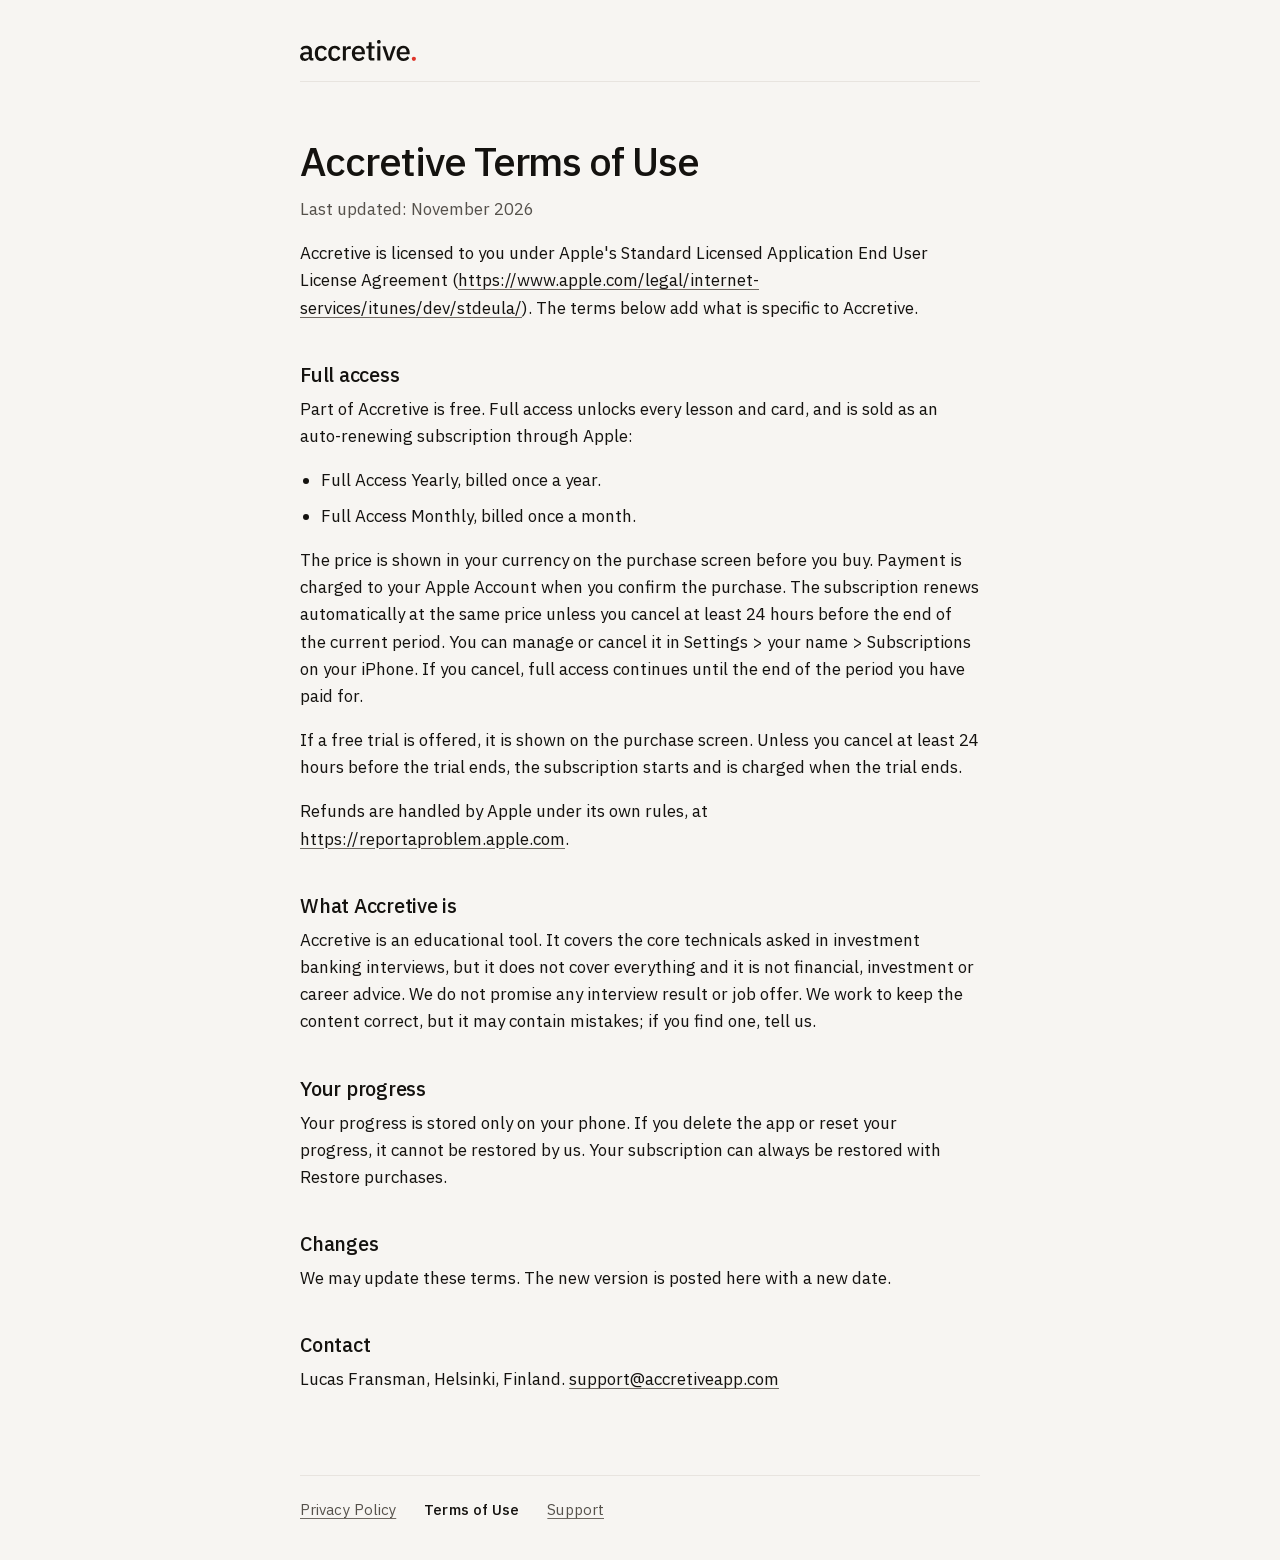
<file: terms/index.html>
<!doctype html>
<html lang="en">
<head>
  <meta charset="utf-8">
  <meta name="viewport" content="width=device-width, initial-scale=1">
  <title>Accretive Terms of Use</title>
  <meta name="description" content="Accretive is licensed to you under Apple's Standard Licensed Application End User License Agreement. The terms below add what is specific to Accretive.">
  <meta name="color-scheme" content="light dark">
  <meta name="theme-color" content="#F7F5F2" media="(prefers-color-scheme: light)">
  <meta name="theme-color" content="#121110" media="(prefers-color-scheme: dark)">
  <link rel="preload" href="/fonts/AppSans-Regular.ttf" as="font" type="font/ttf" crossorigin>
  <link rel="preload" href="/fonts/AppSans-Medium.ttf" as="font" type="font/ttf" crossorigin>
  <link rel="stylesheet" href="/style.css">
  <link rel="icon" type="image/png" sizes="32x32" href="/favicon-32.png">
  <link rel="icon" type="image/png" sizes="180x180" href="/favicon-180.png">
  <link rel="apple-touch-icon" href="/apple-touch-icon.png">
</head>
<body>
<div class="page">
  <header class="site-header">
    <a class="wordmark" href="/" aria-label="Accretive, home page"><svg aria-hidden="true" viewBox="185 152.7 1631.3 294.6"><g transform="translate(-75.764697 62.313744)"><path fill="currentColor" d="M448.765,380.27L424.873,380.27C417.04,380.27 410.316,378.507 404.702,374.982C399.088,371.457 394.845,366.431 391.973,359.903C389.101,353.375 387.665,345.672 387.665,336.795L387.665,333.27L399.806,346.195L386.098,346.195C382.181,358.728 375.001,368.324 364.556,374.982C354.112,381.64 341.448,384.97 326.565,384.97C305.676,384.97 289.487,379.486 277.998,368.52C266.509,357.553 260.765,342.8 260.765,324.261C260.765,310.683 264.094,299.39 270.752,290.382C277.411,281.374 287.137,274.585 299.931,270.015C312.726,265.446 328.654,263.161 347.715,263.161L384.531,263.161L384.531,245.928C384.531,233.656 381.137,224.06 374.348,217.14C367.559,210.221 356.984,206.761 342.623,206.761C330.873,206.761 321.147,209.438 313.444,214.79C305.741,220.143 299.279,226.736 294.056,234.57L268.598,211.461C275.387,199.972 284.983,190.507 297.386,183.065C309.788,175.624 325.781,171.903 345.365,171.903C371.476,171.903 391.647,178.104 405.877,190.507C420.108,202.91 427.223,220.47 427.223,243.186L427.223,345.411L448.765,345.411L448.765,380.27ZM384.531,290.578L348.498,290.578C333.615,290.578 322.517,292.928 315.206,297.628C307.895,302.328 304.24,309.117 304.24,317.995L304.24,325.045C304.24,333.922 307.373,340.711 313.64,345.411C319.906,350.111 328.262,352.461 338.706,352.461C347.584,352.461 355.417,351.156 362.206,348.545C368.995,345.933 374.413,342.147 378.461,337.186C382.508,332.225 384.531,326.481 384.531,319.953L384.531,290.578ZM561.565,384.97C532.059,384.97 509.212,375.374 493.023,356.182C476.834,336.99 468.74,311.075 468.74,278.436C468.74,245.797 476.834,219.882 493.023,200.69C509.212,181.499 532.059,171.903 561.565,171.903C581.931,171.903 598.642,176.472 611.698,185.611C624.754,194.75 634.154,206.892 639.898,222.036L604.648,238.486C601.776,229.086 596.684,221.579 589.373,215.965C582.062,210.352 572.792,207.545 561.565,207.545C545.898,207.545 534.017,212.44 525.923,222.232C517.829,232.024 513.781,244.753 513.781,260.42L513.781,296.453C513.781,312.12 517.829,324.914 525.923,334.836C534.017,344.758 545.898,349.72 561.565,349.72C573.837,349.72 583.759,346.652 591.331,340.515C598.904,334.379 604.909,326.22 609.348,316.036L641.465,333.27C634.937,349.981 624.884,362.775 611.306,371.653C597.729,380.531 581.148,384.97 561.565,384.97ZM750.74,384.97C721.234,384.97 698.387,375.374 682.198,356.182C666.009,336.99 657.915,311.075 657.915,278.436C657.915,245.797 666.009,219.882 682.198,200.69C698.387,181.499 721.234,171.903 750.74,171.903C771.106,171.903 787.817,176.472 800.873,185.611C813.929,194.75 823.329,206.892 829.073,222.036L793.823,238.486C790.951,229.086 785.859,221.579 778.548,215.965C771.237,210.352 761.967,207.545 750.74,207.545C735.073,207.545 723.192,212.44 715.098,222.232C707.004,232.024 702.956,244.753 702.956,260.42L702.956,296.453C702.956,312.12 707.004,324.914 715.098,334.836C723.192,344.758 735.073,349.72 750.74,349.72C763.012,349.72 772.934,346.652 780.506,340.515C788.079,334.379 794.084,326.22 798.523,316.036L830.64,333.27C824.112,349.981 814.059,362.775 800.481,371.653C786.904,380.531 770.323,384.97 750.74,384.97ZM906.231,380.27L863.54,380.27L863.54,176.603L906.231,176.603L906.231,216.945L908.19,216.945C910.279,210.156 913.608,203.693 918.177,197.557C922.747,191.421 928.817,186.395 936.39,182.478C943.962,178.561 953.231,176.603 964.198,176.603L975.556,176.603L975.556,217.728L958.715,217.728C947.487,217.728 937.956,219.033 930.123,221.645C922.29,224.256 916.349,227.911 912.302,232.611C908.255,237.311 906.231,243.186 906.231,250.236L906.231,380.27ZM1084.048,384.97C1064.726,384.97 1048.015,380.596 1033.915,371.849C1019.815,363.102 1008.913,350.764 1001.211,334.836C993.508,318.908 989.656,300.108 989.656,278.436C989.656,256.764 993.442,238.029 1001.015,222.232C1008.587,206.435 1019.292,194.097 1033.131,185.22C1046.97,176.342 1063.551,171.903 1082.873,171.903C1102.979,171.903 1119.755,176.407 1133.202,185.415C1146.649,194.424 1156.767,206.631 1163.556,222.036C1170.345,237.442 1173.74,254.545 1173.74,273.345L1173.74,289.403L1034.306,289.403L1034.306,296.061C1034.306,311.728 1038.941,324.588 1048.211,334.64C1057.48,344.693 1070.731,349.72 1087.965,349.72C1100.498,349.72 1111.073,346.978 1119.69,341.495C1128.306,336.011 1135.487,328.57 1141.231,319.17L1166.69,343.845C1158.856,356.117 1147.824,366.039 1133.594,373.611C1119.363,381.183 1102.848,384.97 1084.048,384.97ZM1083.656,205.195C1073.734,205.195 1065.052,207.479 1057.611,212.049C1050.169,216.618 1044.424,222.885 1040.377,230.849C1036.33,238.813 1034.306,248.017 1034.306,258.461L1034.306,261.203L1129.09,261.203L1129.09,257.286C1129.09,246.842 1127.262,237.703 1123.606,229.87C1119.951,222.036 1114.729,215.965 1107.94,211.657C1101.151,207.349 1093.056,205.195 1083.656,205.195ZM1306.906,380.27L1269.698,380.27C1255.076,380.27 1243.913,376.288 1236.211,368.324C1228.508,360.36 1224.656,349.458 1224.656,335.62L1224.656,211.461L1192.931,211.461L1192.931,176.603L1210.165,176.603C1217.215,176.603 1222.111,175.036 1224.852,171.903C1227.594,168.77 1228.965,163.678 1228.965,156.628L1228.965,120.986L1267.348,120.986L1267.348,176.603L1310.04,176.603L1310.04,211.461L1267.348,211.461L1267.348,345.411L1306.906,345.411L1306.906,380.27ZM1369.965,141.745C1361.087,141.745 1354.624,139.656 1350.577,135.478C1346.53,131.3 1344.506,125.947 1344.506,119.42L1344.506,112.761C1344.506,106.233 1346.53,100.881 1350.577,96.703C1354.624,92.525 1361.087,90.436 1369.965,90.436C1378.842,90.436 1385.24,92.525 1389.156,96.703C1393.073,100.881 1395.031,106.233 1395.031,112.761L1395.031,119.42C1395.031,125.947 1393.073,131.3 1389.156,135.478C1385.24,139.656 1378.842,141.745 1369.965,141.745ZM1348.423,380.27L1348.423,176.603L1391.115,176.603L1391.115,380.27L1348.423,380.27ZM1539.165,380.27L1488.64,380.27L1419.315,176.603L1461.615,176.603L1492.948,269.428L1513.706,340.711L1516.056,340.711L1536.815,269.428L1568.148,176.603L1608.49,176.603L1539.165,380.27ZM1714.24,384.97C1694.917,384.97 1678.206,380.596 1664.106,371.849C1650.006,363.102 1639.105,350.764 1631.402,334.836C1623.699,318.908 1619.848,300.108 1619.848,278.436C1619.848,256.764 1623.634,238.029 1631.206,222.232C1638.779,206.435 1649.484,194.097 1663.323,185.22C1677.162,176.342 1693.742,171.903 1713.065,171.903C1733.17,171.903 1749.947,176.407 1763.394,185.415C1776.841,194.424 1786.959,206.631 1793.748,222.036C1800.537,237.442 1803.931,254.545 1803.931,273.345L1803.931,289.403L1664.498,289.403L1664.498,296.061C1664.498,311.728 1669.133,324.588 1678.402,334.64C1687.672,344.693 1700.923,349.72 1718.156,349.72C1730.69,349.72 1741.265,346.978 1749.881,341.495C1758.498,336.011 1765.679,328.57 1771.423,319.17L1796.881,343.845C1789.048,356.117 1778.016,366.039 1763.786,373.611C1749.555,381.183 1733.04,384.97 1714.24,384.97ZM1713.848,205.195C1703.926,205.195 1695.244,207.479 1687.802,212.049C1680.361,216.618 1674.616,222.885 1670.569,230.849C1666.522,238.813 1664.498,248.017 1664.498,258.461L1664.498,261.203L1759.281,261.203L1759.281,257.286C1759.281,246.842 1757.454,237.703 1753.798,229.87C1750.142,222.036 1744.92,215.965 1738.131,211.657C1731.342,207.349 1723.248,205.195 1713.848,205.195Z"/><ellipse class="stop" transform="matrix(0.741934 0 0 0.753526 478.158251 -229.477271)" cx="1865.809" cy="776.103" rx="39.828" ry="39.216"/></g></svg></a>
  </header>
  <main>
    <h1>Accretive Terms of Use</h1>
    <p class="meta">Last updated: November 2026</p>
    <p>Accretive is licensed to you under Apple's Standard Licensed Application End User License Agreement (<a href="https://www.apple.com/legal/internet-services/itunes/dev/stdeula/">https://www.apple.com/legal/internet-services/itunes/dev/stdeula/</a>). The terms below add what is specific to Accretive.</p>
    <h2>Full access</h2>
    <p>Part of Accretive is free. Full access unlocks every lesson and card, and is sold as an auto-renewing subscription through Apple:</p>
    <ul>
      <li>Full Access Yearly, billed once a year.</li>
      <li>Full Access Monthly, billed once a month.</li>
    </ul>
    <p>The price is shown in your currency on the purchase screen before you buy. Payment is charged to your Apple Account when you confirm the purchase. The subscription renews automatically at the same price unless you cancel at least 24 hours before the end of the current period. You can manage or cancel it in Settings &gt; your name &gt; Subscriptions on your iPhone. If you cancel, full access continues until the end of the period you have paid for.</p>
    <p>If a free trial is offered, it is shown on the purchase screen. Unless you cancel at least 24 hours before the trial ends, the subscription starts and is charged when the trial ends.</p>
    <p>Refunds are handled by Apple under its own rules, at <a href="https://reportaproblem.apple.com">https://reportaproblem.apple.com</a>.</p>
    <h2>What Accretive is</h2>
    <p>Accretive is an educational tool. It covers the core technicals asked in investment banking interviews, but it does not cover everything and it is not financial, investment or career advice. We do not promise any interview result or job offer. We work to keep the content correct, but it may contain mistakes; if you find one, tell us.</p>
    <h2>Your progress</h2>
    <p>Your progress is stored only on your phone. If you delete the app or reset your progress, it cannot be restored by us. Your subscription can always be restored with Restore purchases.</p>
    <h2>Changes</h2>
    <p>We may update these terms. The new version is posted here with a new date.</p>
    <h2>Contact</h2>
    <p>Lucas Fransman, Helsinki, Finland. <a href="mailto:support@accretiveapp.com">support@accretiveapp.com</a></p>
  </main>
  <footer class="site-footer">
    <nav aria-label="Privacy, terms and support">
      <ul>
        <li><a href="/privacy/">Privacy Policy</a></li>
        <li><a href="/terms/" aria-current="page">Terms of Use</a></li>
        <li><a href="/support/">Support</a></li>
      </ul>
    </nav>
  </footer>
</div>
</body>
</html>
</file>
<file: style.css>
/* Accretive site.
   The colours are the app's tokens (src/styles/tokens.ts in the app repo), light and dark.
   Monochrome with one red accent: the full stop. No gradients, no shadows, no images.
   Type is App Sans, weights 400 and 500 only (fonts/LICENSE.txt). */

@font-face {
  font-family: "App Sans";
  src: url("/fonts/AppSans-Regular.ttf") format("truetype");
  font-weight: 400;
  font-style: normal;
  font-display: swap;
}

@font-face {
  font-family: "App Sans";
  src: url("/fonts/AppSans-Medium.ttf") format("truetype");
  font-weight: 500;
  font-style: normal;
  font-display: swap;
}

:root {
  color-scheme: light dark;

  --page: #F7F5F2;
  --text: #14120F;
  --text-secondary: #55514B;
  --text-muted: #6F6A63;
  --border: #E8E4DF;
  --accent: #DF3329;

  --measure: 680px;
  --gutter: 20px;
  --sans: "App Sans", system-ui, -apple-system, "Segoe UI", Roboto, "Helvetica Neue", Arial, sans-serif;
}

@media (prefers-color-scheme: dark) {
  :root {
    --page: #121110;
    --text: #ECEAE7;
    --text-secondary: #B0AAA4;
    --text-muted: #8B857E;
    --border: #2A2826;
    --accent: #FF6A5E;
  }
}

*,
*::before,
*::after {
  box-sizing: border-box;
}

html {
  -webkit-text-size-adjust: 100%;
  text-size-adjust: 100%;
}

body {
  margin: 0;
  background: var(--page);
  color: var(--text);
  font-family: var(--sans);
  font-size: 17px;
  font-weight: 400;
  line-height: 1.6;
  overflow-wrap: break-word;
}

/* Page frame: one column of at most 680 px of text, the footer at the foot of a short page. */

.page {
  display: flex;
  flex-direction: column;
  min-height: 100vh;
  min-height: 100dvh;
  width: 100%;
  max-width: calc(var(--measure) + 2 * var(--gutter));
  margin: 0 auto;
  padding: 0 var(--gutter);
}

main {
  flex: 1;
  padding: 40px 0 8px;
}

.site-header {
  padding: 28px 0 20px;
  border-bottom: 1px solid var(--border);
}

.site-footer {
  margin-top: 56px;
  padding: 12px 0 28px;
  border-top: 1px solid var(--border);
}

/* The wordmark: letters in the text colour, the full stop in the accent. */

.wordmark {
  display: block;
  margin: 0;
  color: var(--text);
  line-height: 0;
}

.wordmark svg {
  display: block;
  width: 116px;
  height: auto;
}

.stop {
  fill: var(--accent);
}

/* Type: tighter tracking and leading as the size grows. */

h1,
h2 {
  margin: 0;
  font-weight: 500;
  text-wrap: balance;
}

h1 {
  font-size: 2rem;
  line-height: 1.15;
  letter-spacing: -0.022em;
}

h2 {
  margin-top: 2.5rem;
  margin-bottom: 0.5rem;
  font-size: 1.25rem;
  line-height: 1.3;
  letter-spacing: -0.012em;
}

p,
ul {
  margin: 0 0 1em;
  text-wrap: pretty;
}

h1 + p,
h1 + .meta {
  margin-top: 0.75rem;
}

.meta {
  color: var(--text-secondary);
}

ul {
  padding-left: 1.25em;
}

li + li {
  margin-top: 0.5em;
}

/* Links are underlined, never told apart by colour alone. */

a {
  color: inherit;
  text-decoration: underline;
  text-decoration-color: var(--text-muted);
  text-decoration-thickness: 1px;
  text-underline-offset: 0.2em;
}

a:hover {
  text-decoration-color: currentColor;
}

a:focus-visible {
  outline: 2px solid var(--text);
  outline-offset: 3px;
  border-radius: 2px;
}

/* Footer links: a tap target of at least 44 px. */

.site-footer ul {
  display: flex;
  flex-wrap: wrap;
  gap: 0 28px;
  margin: 0;
  padding: 0;
  list-style: none;
}

.site-footer li + li {
  margin-top: 0;
}

.site-footer a {
  display: inline-block;
  padding: 10px 0;
  min-height: 44px;
  font-size: 15px;
  line-height: 24px;
  letter-spacing: 0.006em;
  color: var(--text-secondary);
}

.site-footer a[aria-current="page"] {
  color: var(--text);
  font-weight: 500;
  text-decoration: none;
}

/* The home page. */

.home {
  padding-top: clamp(56px, 16vh, 144px);
}

.home .wordmark svg {
  width: min(100%, 280px);
}

.lede {
  margin: 2rem 0 2rem;
  font-size: 1.375rem;
  line-height: 1.35;
  letter-spacing: -0.012em;
  color: var(--text);
  text-wrap: balance;
}

@media (min-width: 600px) {
  h1 {
    font-size: 2.5rem;
    letter-spacing: -0.026em;
  }

  .site-header {
    padding-top: 40px;
  }

  main {
    padding-top: 56px;
  }

  .home .wordmark svg {
    width: 320px;
  }

  .lede {
    font-size: 1.625rem;
    letter-spacing: -0.016em;
  }
}
</file>
